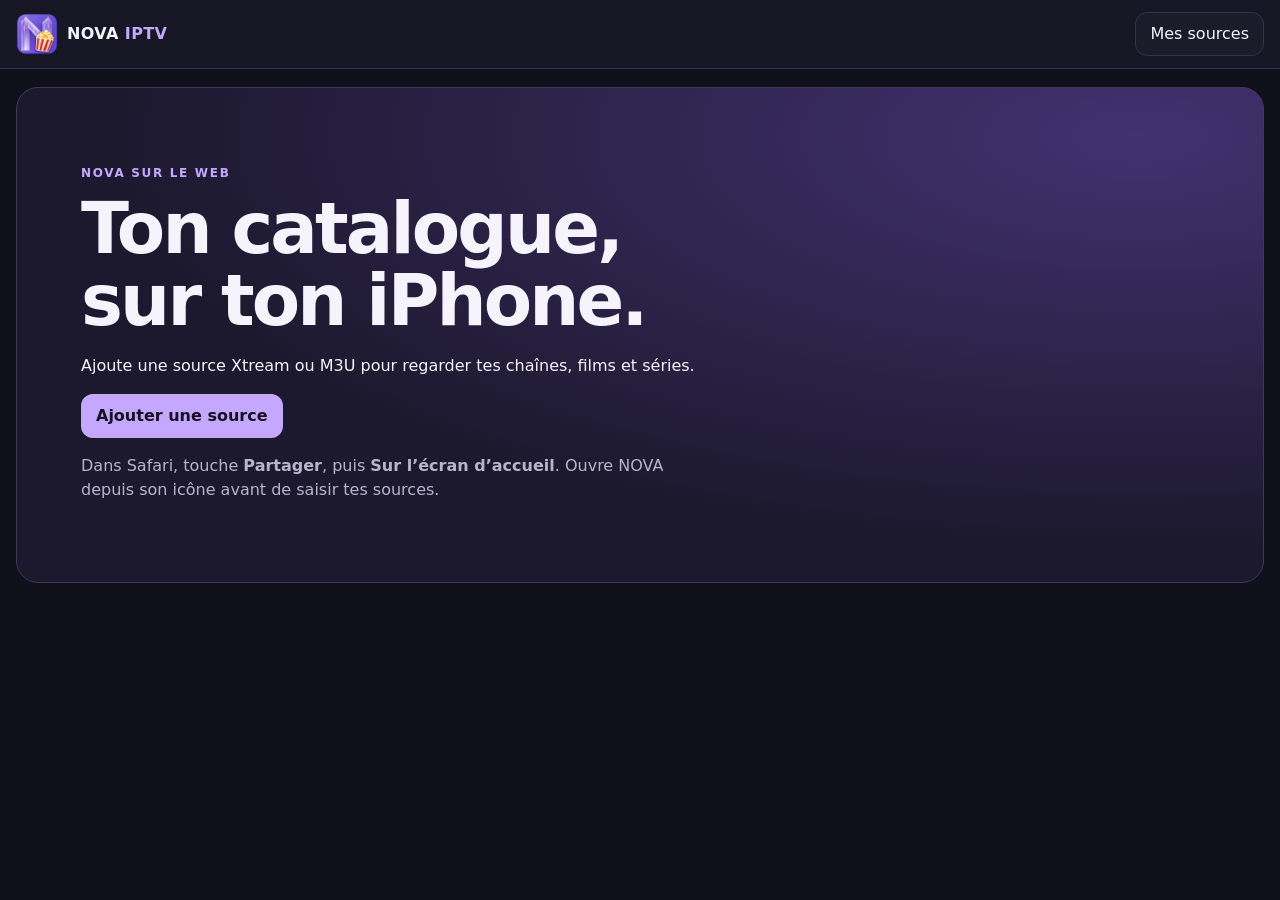
<file: docs/pwa/index.html>
<!doctype html>
<html lang="fr">
<head>
  <meta charset="utf-8">
  <meta name="viewport" content="width=device-width, initial-scale=1, viewport-fit=cover">
  <meta name="theme-color" content="#10101a">
  <meta name="referrer" content="no-referrer">
  <meta name="apple-mobile-web-app-capable" content="yes">
  <meta name="apple-mobile-web-app-status-bar-style" content="black-translucent">
  <meta http-equiv="Content-Security-Policy" content="default-src 'self'; connect-src 'self' https:; img-src 'self' https:; media-src https: blob:; worker-src 'self' blob:; object-src 'none'; base-uri 'self'; form-action 'none'">
  <title>NOVA IPTV</title>
  <link rel="manifest" href="./manifest.webmanifest">
  <link rel="apple-touch-icon" href="./icons/icon-180.png">
  <link rel="icon" href="./icons/icon-192.png">
  <link rel="stylesheet" href="./style.css">
  <script type="module" src="./app.js?v=5"></script>
</head>
<body>
  <header class="topbar">
    <a class="brand" href="./" aria-label="Accueil NOVA IPTV">
      <img src="./icons/icon-192.png" alt="">
      <span>NOVA<span class="brand-accent"> IPTV</span></span>
    </a>
    <button id="open-sources" class="button" disabled>Mes sources</button>
  </header>
  <main>
    <section id="welcome" class="welcome">
      <p class="kicker">NOVA SUR LE WEB</p>
      <h1>Ton catalogue,<br>sur ton iPhone.</h1>
      <p>Ajoute une source Xtream ou M3U pour regarder tes chaînes, films et séries.</p>
      <button id="add-first" class="button primary" disabled>Ajouter une source</button>
      <p id="install-hint" class="secondary">Dans Safari, touche <strong>Partager</strong>, puis <strong>Sur l’écran d’accueil</strong>. Ouvre NOVA depuis son icône avant de saisir tes sources.</p>
    </section>
    <section id="library" hidden>
      <nav aria-label="Catalogue" id="tabs" class="tabs">
        <button data-tab="live" class="selected" aria-pressed="true">Direct</button>
        <button data-tab="movie" aria-pressed="false">Films</button>
        <button data-tab="series" aria-pressed="false">Séries</button>
        <button data-tab="favorites" aria-pressed="false">Favoris</button>
        <button data-tab="resume" aria-pressed="false">Reprendre</button>
      </nav>
      <div class="toolbar">
        <input id="search" type="search" aria-label="Rechercher dans le catalogue" placeholder="Rechercher un titre">
        <select id="categories" aria-label="Catégorie"></select>
      </div>
      <div class="section-heading">
        <h1 id="section-title">En direct</h1>
        <span id="result-count" class="secondary"></span>
      </div>
      <p id="catalog-status" class="status" role="status"></p>
      <div id="cards" class="cards"></div>
      <button id="more" class="button more" hidden>Afficher plus</button>
    </section>
  </main>
  <dialog id="sources-dialog" aria-labelledby="sources-title">
    <div class="dialog-heading">
      <h2 id="sources-title">Mes sources</h2>
      <button class="close" data-close aria-label="Fermer">×</button>
    </div>
    <p class="secondary">Les sources et les identifiants sont enregistrés dans cette application sur cet appareil.</p>
    <div id="sources-list"></div>
    <form id="source-form">
      <h3 id="form-title">Ajouter une source</h3>
      <label>Nom<input id="source-name" maxlength="64" placeholder="Mon catalogue" required></label>
      <label>Type<select id="source-type">
        <option value="xtream">Xtream Codes</option>
        <option value="m3u">Lien de playlist M3U</option>
        <option value="hls">Lien de flux HLS (.m3u8)</option>
        <option value="file">Fichier M3U</option>
      </select></label>
      <label id="source-url-field">Adresse HTTPS<input id="source-url" type="url" inputmode="url" placeholder="https://…" autocapitalize="none" spellcheck="false"></label>
      <fieldset id="xtream-fields">
        <label>Nom d’utilisateur<input id="source-user" autocapitalize="none" autocomplete="off" spellcheck="false" maxlength="256"></label>
        <label>Mot de passe<input id="source-pass" type="password" autocomplete="off" maxlength="256"></label>
      </fieldset>
      <label id="source-file-field" hidden>Fichier M3U<input id="source-file" type="file" accept=".m3u,.m3u8,audio/x-mpegurl,application/vnd.apple.mpegurl"></label>
      <div class="form-actions">
        <button type="submit" class="button primary">Enregistrer</button>
        <button type="button" id="cancel-edit" class="button" hidden>Annuler la modification</button>
      </div>
      <p id="source-status" class="status" role="status"></p>
    </form>
  </dialog>
  <dialog id="details-dialog" aria-labelledby="details-title">
    <div class="dialog-heading">
      <h2 id="details-title"></h2>
      <button class="close" data-close aria-label="Fermer">×</button>
    </div>
    <p id="details-category" class="secondary"></p>
    <p id="details-summary" class="summary"></p>
    <div class="form-actions" id="details-actions"></div>
    <p id="details-status" class="status" role="status"></p>
    <div id="episodes"></div>
  </dialog>
  <dialog id="player-dialog" class="player-dialog" aria-labelledby="player-title">
    <div class="dialog-heading">
      <h2 id="player-title"></h2>
      <button class="close" data-close aria-label="Fermer la vidéo">×</button>
    </div>
    <video id="video" controls playsinline preload="metadata"></video>
    <p id="player-status" class="status" role="status"></p>
    <button id="retry-video" class="button" hidden>Relancer la lecture</button>
  </dialog>
</body>
</html>
</file>
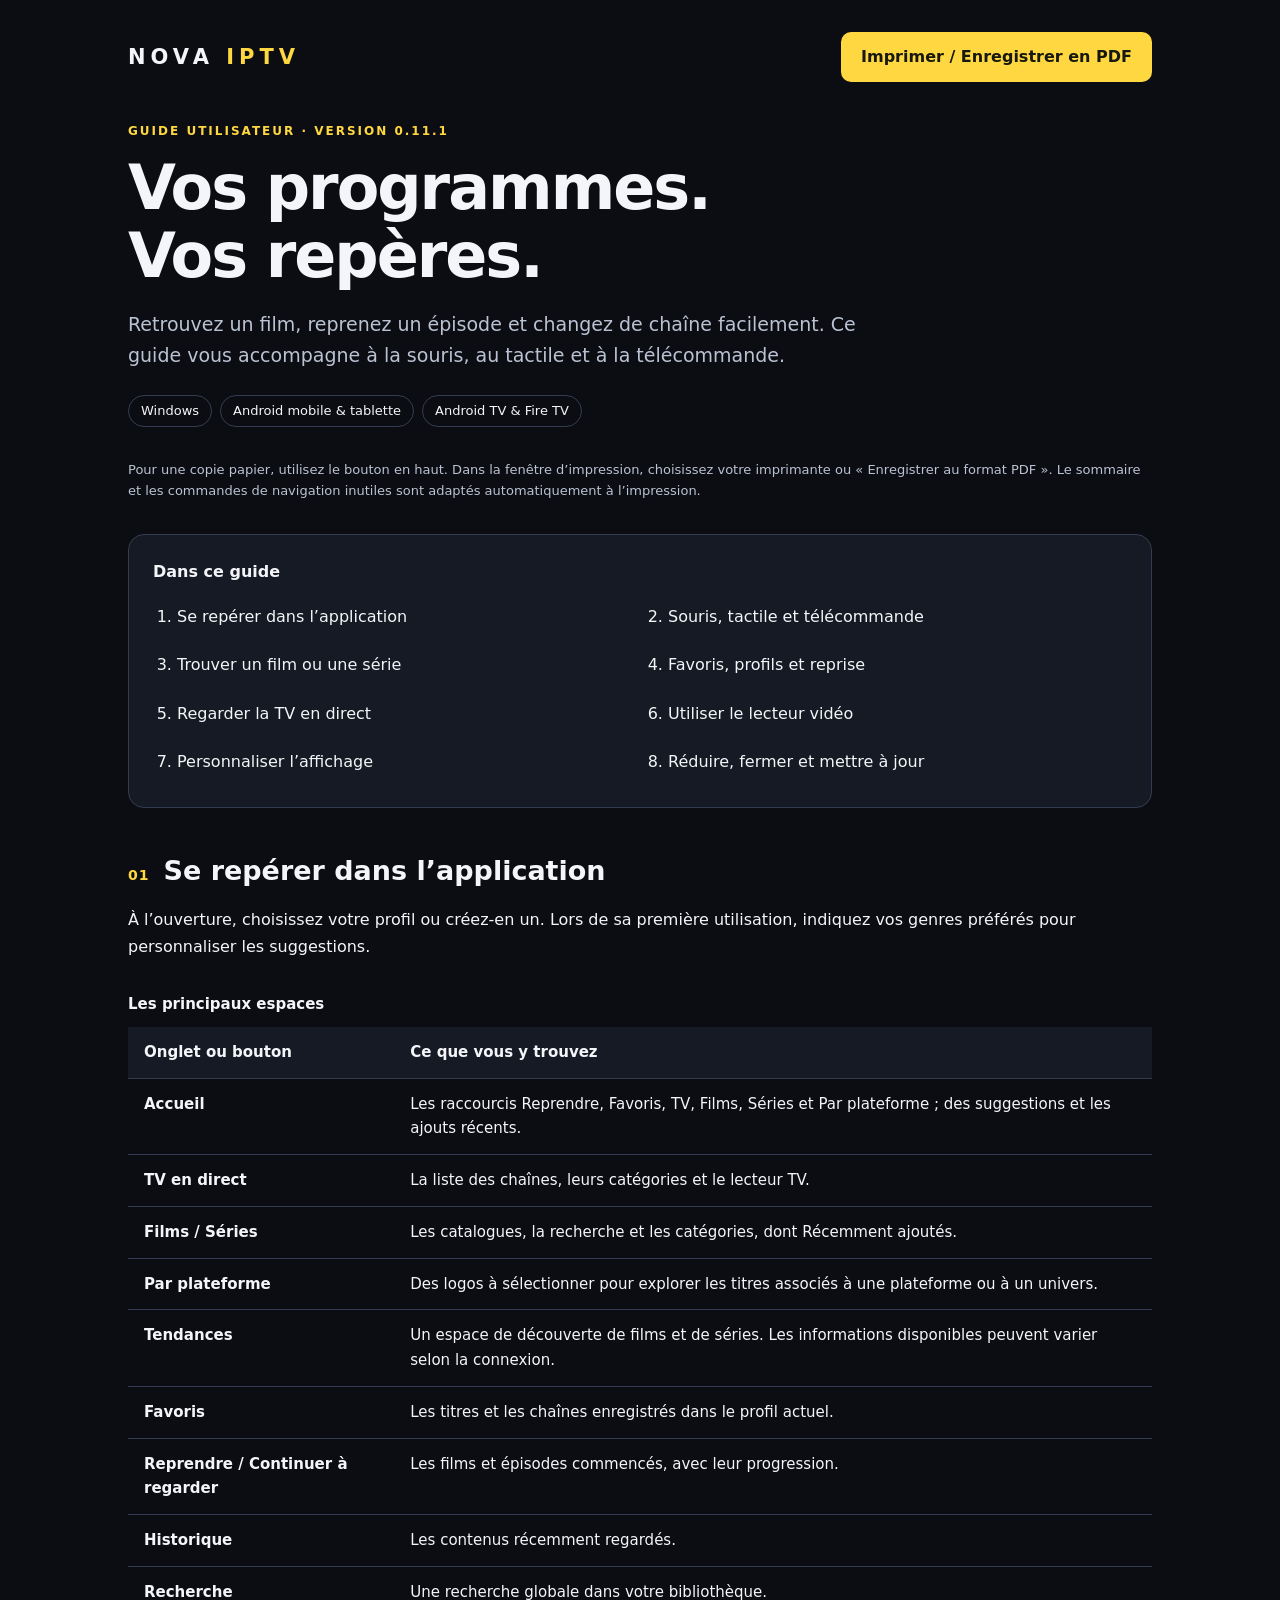
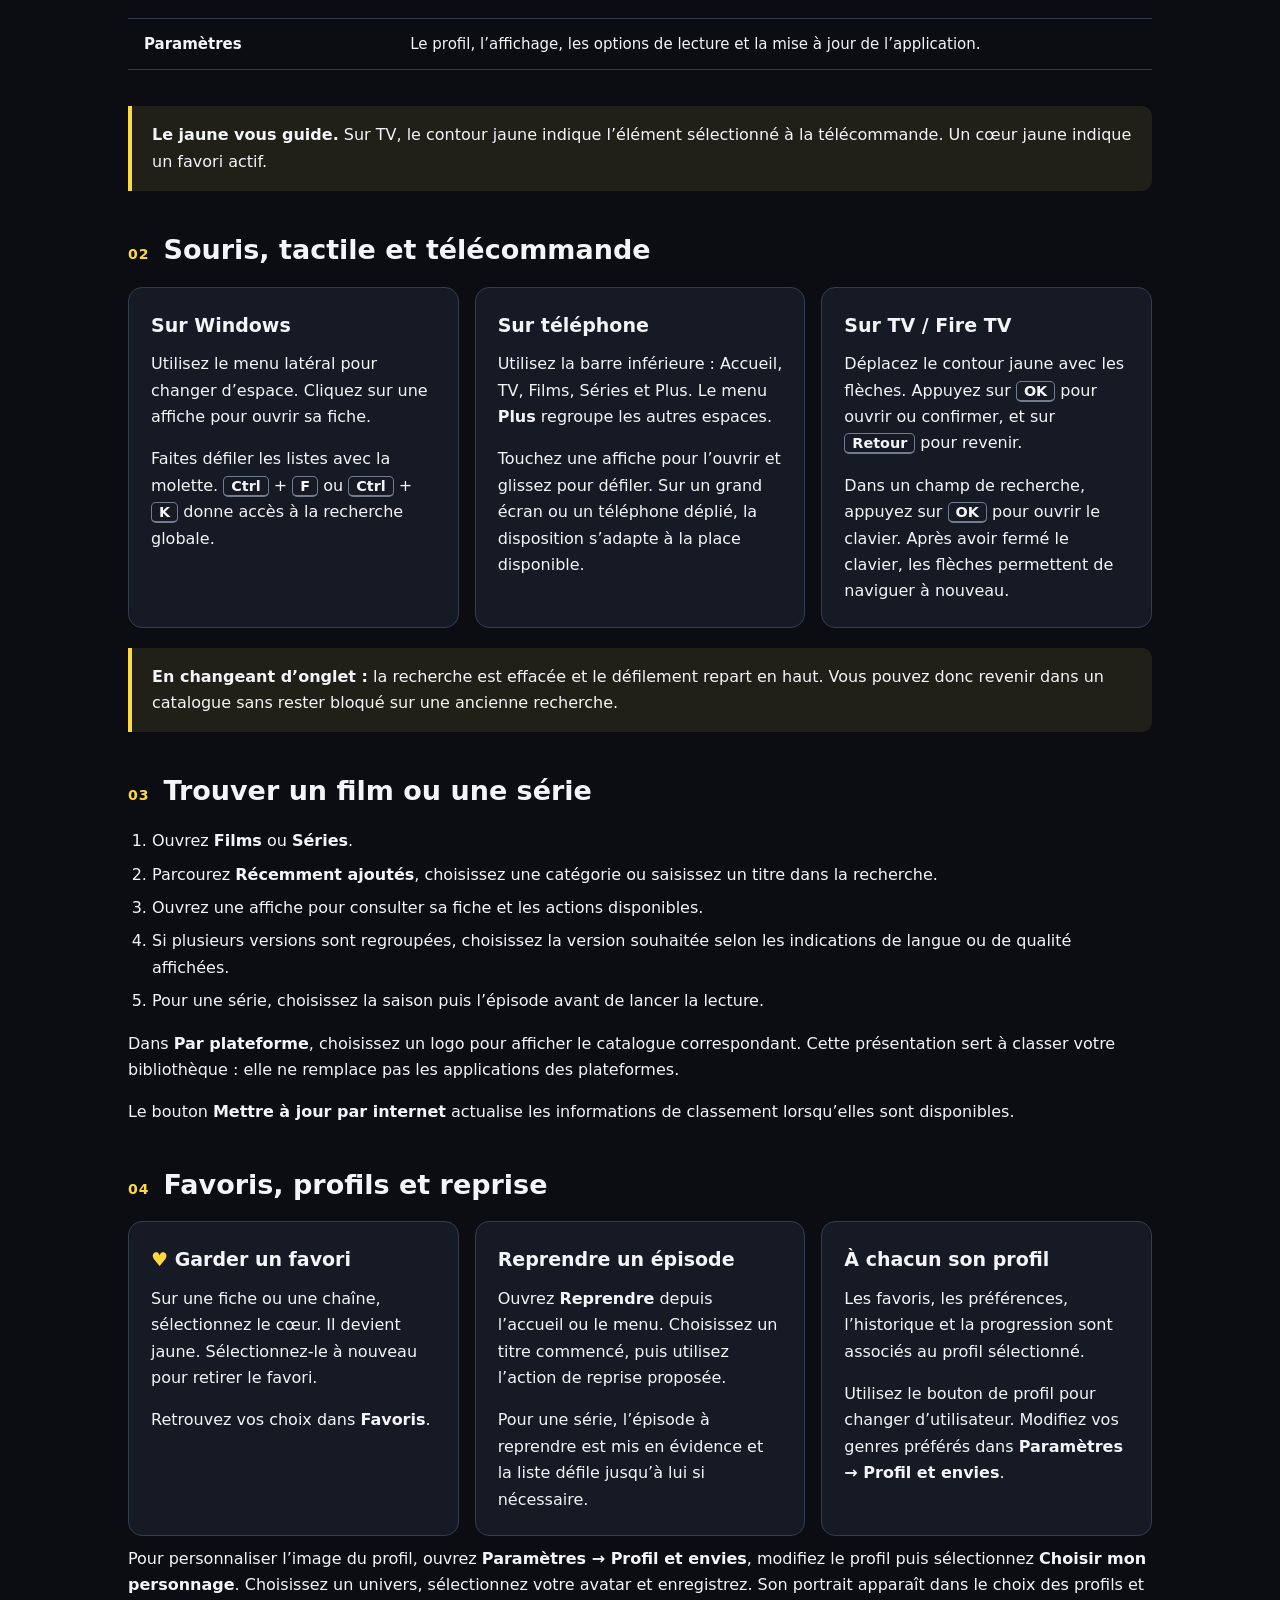
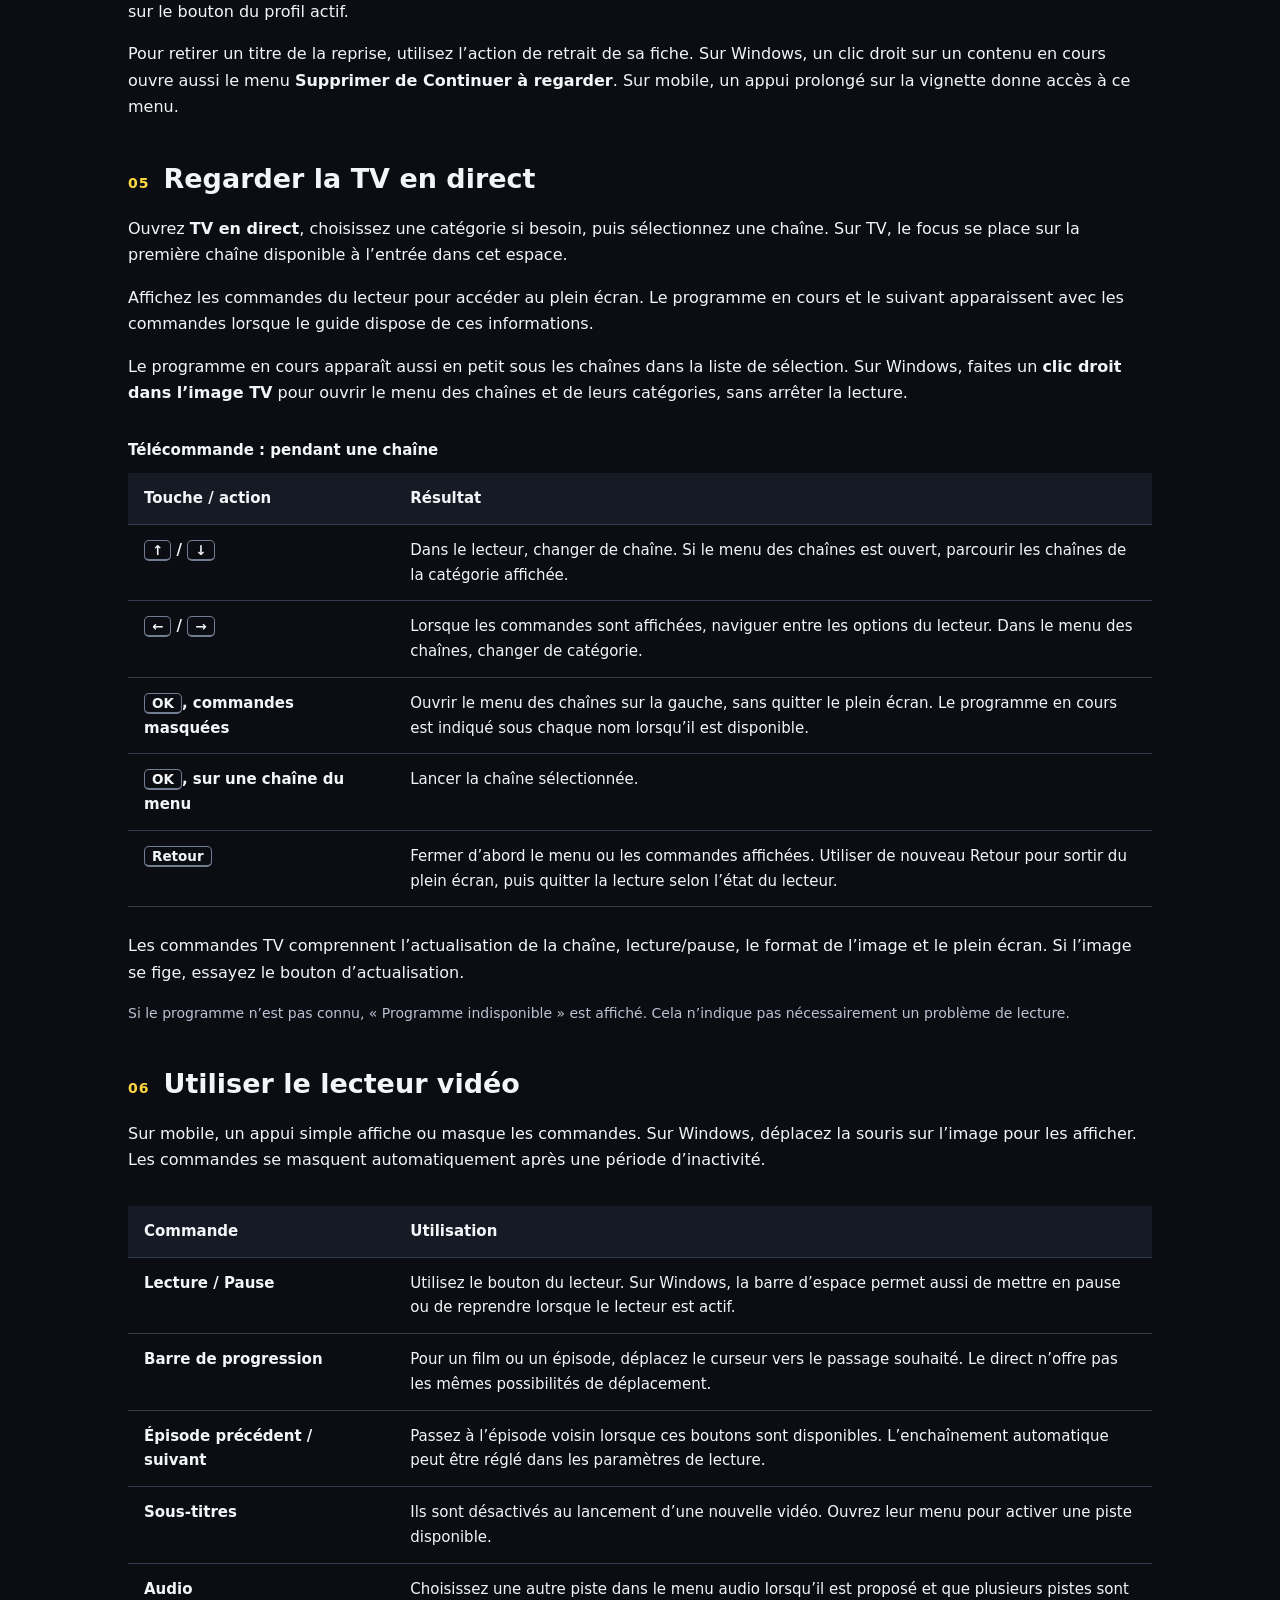
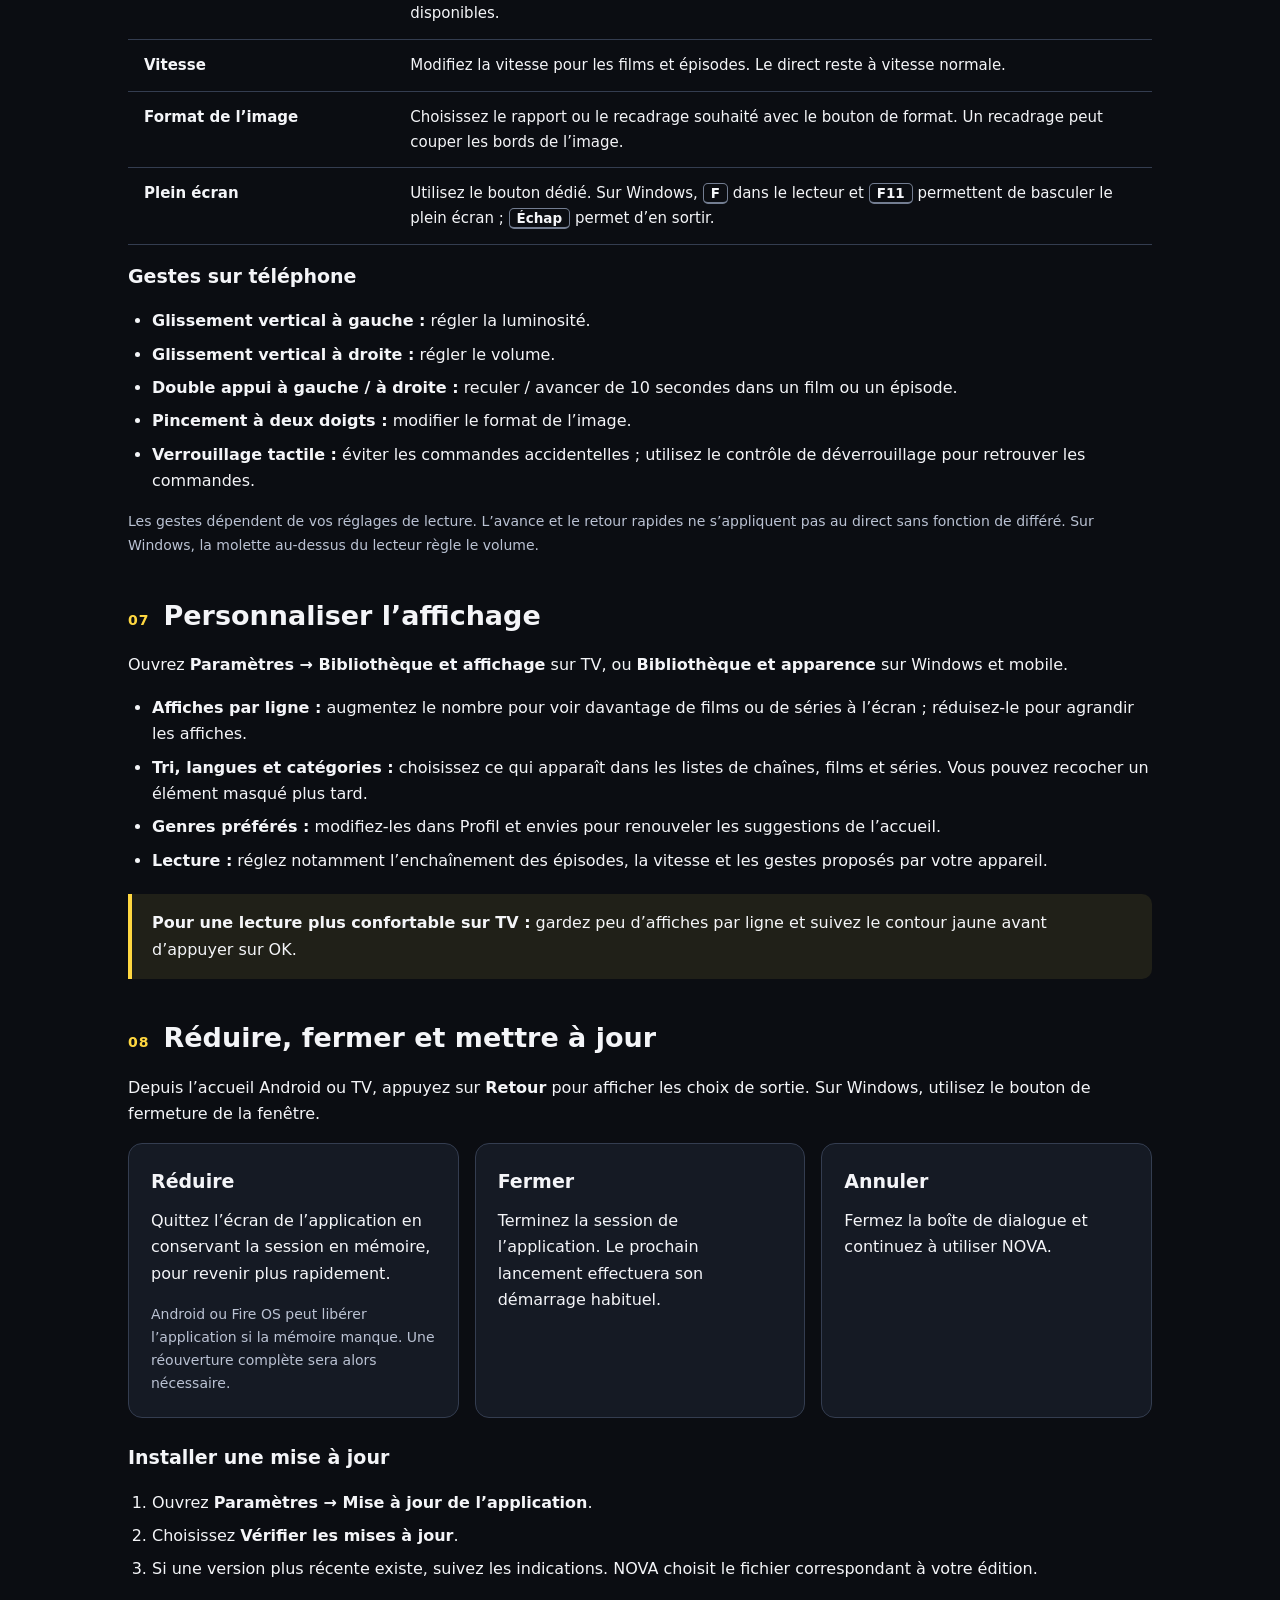
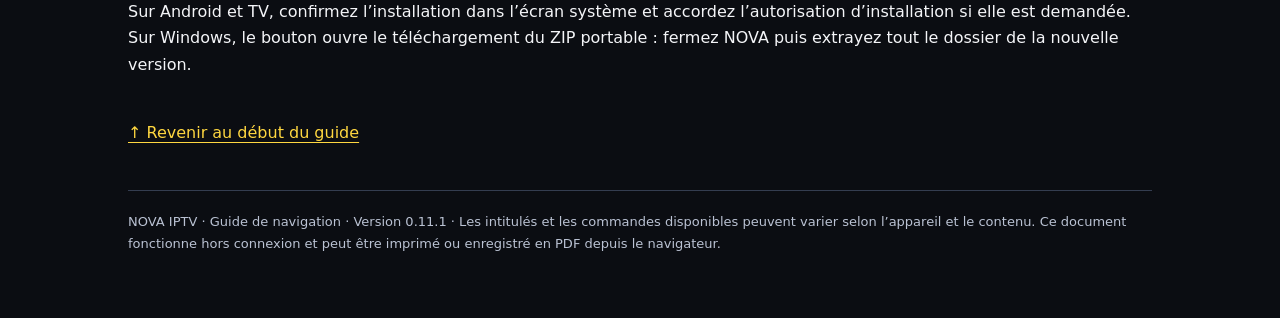
<file: docs/guide-utilisateur.html>
<!doctype html>
<html lang="fr">
<head>
  <meta charset="utf-8">
  <meta name="viewport" content="width=device-width, initial-scale=1">
  <meta name="description" content="Guide de navigation NOVA IPTV : Windows, Android mobile, Android TV et Fire TV. Version imprimable.">
  <title>NOVA IPTV — Guide de navigation</title>
  <style>
    :root { color-scheme: dark; --bg:#0b0d12; --panel:#151a24; --text:#f4f5f8; --muted:#bac2d3; --line:#343d50; --yellow:#ffd740; }
    * { box-sizing:border-box; }
    html { scroll-behavior:smooth; scroll-padding-top:24px; }
    body { margin:0; background:var(--bg); color:var(--text); font:16px/1.65 system-ui,-apple-system,"Segoe UI",sans-serif; }
    a { color:var(--yellow); text-underline-offset:4px; }
    a:focus-visible,button:focus-visible,summary:focus-visible { outline:3px solid var(--yellow); outline-offset:5px; }
    .wrap { max-width:1080px; margin:auto; padding:32px 28px 64px; }
    .toolbar { display:flex; align-items:center; justify-content:space-between; gap:20px; margin-bottom:40px; }
    .brand { font-size:21px; font-weight:850; letter-spacing:5px; }
    .brand span { color:var(--yellow); }
    button { border:0; border-radius:10px; padding:12px 20px; font:inherit; font-weight:750; color:#17180e; background:var(--yellow); cursor:pointer; }
    .eyebrow { color:var(--yellow); font-size:12px; font-weight:800; letter-spacing:2px; text-transform:uppercase; }
    h1 { margin:12px 0 18px; max-width:800px; font-size:clamp(36px,6vw,62px); line-height:1.1; letter-spacing:-2px; }
    .intro { max-width:740px; color:var(--muted); font-size:19px; }
    .tags { display:flex; flex-wrap:wrap; gap:8px; margin:24px 0 32px; }
    .tag { border:1px solid var(--line); padding:4px 12px; border-radius:30px; font-size:13px; }
    .toc { margin:32px 0 46px; padding:24px; background:var(--panel); border:1px solid var(--line); border-radius:16px; }
    .toc strong { display:block; margin-bottom:12px; }
    .toc ol { display:grid; grid-template-columns:1fr 1fr; gap:8px 32px; margin:0; padding-left:24px; }
    .toc a { color:var(--text); text-decoration:none; }
    .toc a:hover { color:var(--yellow); text-decoration:underline; }
    section { margin:42px 0; }
    h2 { display:flex; align-items:baseline; gap:14px; margin:0 0 20px; font-size:27px; line-height:1.25; }
    h2 .num { color:var(--yellow); font-size:14px; letter-spacing:1px; }
    h3 { margin:0 0 10px; font-size:19px; }
    p { margin:10px 0 16px; }
    ul,ol { padding-left:24px; }
    li { margin:7px 0; }
    .cards { display:grid; grid-template-columns:repeat(3,1fr); gap:16px; }
    .card { padding:22px; background:var(--panel); border:1px solid var(--line); border-radius:14px; }
    .card p:last-child,.card ul:last-child { margin-bottom:0; }
    .note { padding:16px 20px; margin:20px 0; border-left:4px solid var(--yellow); background:#202018; border-radius:0 10px 10px 0; }
    .small { color:var(--muted); font-size:14px; }
    .table-wrap { overflow-x:auto; }
    table { border-collapse:collapse; width:100%; margin:16px 0; font-size:15px; }
    caption { text-align:left; font-weight:700; margin-bottom:10px; }
    th,td { text-align:left; vertical-align:top; padding:13px 16px; border-bottom:1px solid var(--line); }
    th { background:var(--panel); font-weight:750; }
    td:first-child { width:26%; font-weight:650; }
    kbd { display:inline-block; padding:1px 7px; border:1px solid #737d91; border-bottom-width:2px; border-radius:5px; font:600 .9em system-ui,sans-serif; white-space:nowrap; }
    .remote { display:flex; justify-content:center; gap:9px; align-items:center; margin:16px 0; }
    .remote kbd { padding:8px 14px; }
    .yellow { color:var(--yellow); }
    footer { margin-top:44px; border-top:1px solid var(--line); padding-top:20px; color:var(--muted); font-size:13px; }
    .print-help { font-size:13px; color:var(--muted); }
    @media (max-width:700px) {
      .wrap { padding:22px 18px 40px; }
      .toolbar { align-items:flex-start; margin-bottom:28px; }
      .cards,.toc ol { grid-template-columns:1fr; }
      h2 { font-size:23px; }
      th,td { padding:10px; }
      td:first-child { width:34%; }
    }
    @media print {
      :root { color-scheme:light; --bg:#fff; --panel:#f4f5f7; --text:#111; --muted:#454545; --line:#ccc; --yellow:#111; }
      @page { size:A4; margin:16mm 14mm; }
      html { scroll-behavior:auto; }
      body { background:white; color:#111; font-size:10pt; line-height:1.45; }
      .wrap { max-width:none; padding:0; }
      .toolbar { margin:0 0 16pt; }
      .toolbar button,.print-help,.back-top { display:none !important; }
      .brand { font-size:15pt; }
      h1 { font-size:30pt; letter-spacing:-1px; margin:8pt 0 12pt; }
      .intro { font-size:12pt; }
      .tags { margin:12pt 0; }
      .tag { font-size:9pt; }
      .toc { padding:12pt; margin:16pt 0 22pt; }
      .toc ol { display:grid; grid-template-columns:1fr 1fr; }
      section { margin:22pt 0; }
      h2 { font-size:17pt; margin-bottom:10pt; break-after:avoid; }
      h3 { font-size:12pt; break-after:avoid; }
      h2 .num { font-size:10pt; }
      .cards { grid-template-columns:1fr; gap:10pt; }
      .card { padding:12pt; break-inside:avoid; }
      .note { background:#f4f4f4; border-left-color:#555; padding:9pt 12pt; break-inside:avoid; }
      .small { font-size:9pt; }
      .table-wrap { overflow:visible; }
      table { font-size:9.5pt; }
      thead { display:table-header-group; }
      tr { break-inside:avoid; }
      th,td { padding:7pt 9pt; }
      p { orphans:3; widows:3; }
      a { color:inherit; text-decoration:none; }
      footer { font-size:8pt; margin-top:20pt; }
    }
  </style>
</head>
<body id="debut">
  <main class="wrap">
    <div class="toolbar">
      <div class="brand" aria-label="NOVA IPTV">NOVA<span> IPTV</span></div>
      <button id="print-button" type="button" hidden>Imprimer / Enregistrer en PDF</button>
    </div>
    <header>
      <div class="eyebrow">Guide utilisateur · Version 0.11.1</div>
      <h1>Vos programmes.<br>Vos repères.</h1>
      <p class="intro">Retrouvez un film, reprenez un épisode et changez de chaîne facilement. Ce guide vous accompagne à la souris, au tactile et à la télécommande.</p>
      <div class="tags"><span class="tag">Windows</span><span class="tag">Android mobile &amp; tablette</span><span class="tag">Android TV &amp; Fire TV</span></div>
      <p class="print-help">Pour une copie papier, utilisez le bouton en haut. Dans la fenêtre d’impression, choisissez votre imprimante ou « Enregistrer au format PDF ». Le sommaire et les commandes de navigation inutiles sont adaptés automatiquement à l’impression.</p>
      <noscript><p>Pour imprimer, utilisez le menu de votre navigateur ou le raccourci Ctrl+P sur Windows.</p></noscript>
    </header>

    <nav class="toc" aria-label="Sommaire">
      <strong>Dans ce guide</strong>
      <ol>
        <li><a href="#reperes">Se repérer dans l’application</a></li>
        <li><a href="#commandes">Souris, tactile et télécommande</a></li>
        <li><a href="#catalogue">Trouver un film ou une série</a></li>
        <li><a href="#reprendre">Favoris, profils et reprise</a></li>
        <li><a href="#direct">Regarder la TV en direct</a></li>
        <li><a href="#lecteur">Utiliser le lecteur vidéo</a></li>
        <li><a href="#reglages">Personnaliser l’affichage</a></li>
        <li><a href="#quitter">Réduire, fermer et mettre à jour</a></li>
      </ol>
    </nav>

    <section id="reperes">
      <h2><span class="num">01</span> Se repérer dans l’application</h2>
      <p>À l’ouverture, choisissez votre profil ou créez-en un. Lors de sa première utilisation, indiquez vos genres préférés pour personnaliser les suggestions.</p>
      <div class="table-wrap"><table>
        <caption>Les principaux espaces</caption>
        <thead><tr><th scope="col">Onglet ou bouton</th><th scope="col">Ce que vous y trouvez</th></tr></thead>
        <tbody>
          <tr><td>Accueil</td><td>Les raccourcis Reprendre, Favoris, TV, Films, Séries et Par plateforme ; des suggestions et les ajouts récents.</td></tr>
          <tr><td>TV en direct</td><td>La liste des chaînes, leurs catégories et le lecteur TV.</td></tr>
          <tr><td>Films / Séries</td><td>Les catalogues, la recherche et les catégories, dont Récemment ajoutés.</td></tr>
          <tr><td>Par plateforme</td><td>Des logos à sélectionner pour explorer les titres associés à une plateforme ou à un univers.</td></tr>
          <tr><td>Tendances</td><td>Un espace de découverte de films et de séries. Les informations disponibles peuvent varier selon la connexion.</td></tr>
          <tr><td>Favoris</td><td>Les titres et les chaînes enregistrés dans le profil actuel.</td></tr>
          <tr><td>Reprendre / Continuer à regarder</td><td>Les films et épisodes commencés, avec leur progression.</td></tr>
          <tr><td>Historique</td><td>Les contenus récemment regardés.</td></tr>
          <tr><td>Recherche</td><td>Une recherche globale dans votre bibliothèque.</td></tr>
          <tr><td>Paramètres</td><td>Le profil, l’affichage, les options de lecture et la mise à jour de l’application.</td></tr>
        </tbody>
      </table></div>
      <div class="note"><strong>Le jaune vous guide.</strong> Sur TV, le contour jaune indique l’élément sélectionné à la télécommande. Un cœur jaune indique un favori actif.</div>
    </section>

    <section id="commandes">
      <h2><span class="num">02</span> Souris, tactile et télécommande</h2>
      <div class="cards">
        <article class="card"><h3>Sur Windows</h3><p>Utilisez le menu latéral pour changer d’espace. Cliquez sur une affiche pour ouvrir sa fiche.</p><p>Faites défiler les listes avec la molette. <kbd>Ctrl</kbd> + <kbd>F</kbd> ou <kbd>Ctrl</kbd> + <kbd>K</kbd> donne accès à la recherche globale.</p></article>
        <article class="card"><h3>Sur téléphone</h3><p>Utilisez la barre inférieure : Accueil, TV, Films, Séries et Plus. Le menu <strong>Plus</strong> regroupe les autres espaces.</p><p>Touchez une affiche pour l’ouvrir et glissez pour défiler. Sur un grand écran ou un téléphone déplié, la disposition s’adapte à la place disponible.</p></article>
        <article class="card"><h3>Sur TV / Fire TV</h3><p>Déplacez le contour jaune avec les flèches. Appuyez sur <kbd>OK</kbd> pour ouvrir ou confirmer, et sur <kbd>Retour</kbd> pour revenir.</p><p>Dans un champ de recherche, appuyez sur <kbd>OK</kbd> pour ouvrir le clavier. Après avoir fermé le clavier, les flèches permettent de naviguer à nouveau.</p></article>
      </div>
      <div class="note"><strong>En changeant d’onglet :</strong> la recherche est effacée et le défilement repart en haut. Vous pouvez donc revenir dans un catalogue sans rester bloqué sur une ancienne recherche.</div>
    </section>

    <section id="catalogue">
      <h2><span class="num">03</span> Trouver un film ou une série</h2>
      <ol>
        <li>Ouvrez <strong>Films</strong> ou <strong>Séries</strong>.</li>
        <li>Parcourez <strong>Récemment ajoutés</strong>, choisissez une catégorie ou saisissez un titre dans la recherche.</li>
        <li>Ouvrez une affiche pour consulter sa fiche et les actions disponibles.</li>
        <li>Si plusieurs versions sont regroupées, choisissez la version souhaitée selon les indications de langue ou de qualité affichées.</li>
        <li>Pour une série, choisissez la saison puis l’épisode avant de lancer la lecture.</li>
      </ol>
      <p>Dans <strong>Par plateforme</strong>, choisissez un logo pour afficher le catalogue correspondant. Cette présentation sert à classer votre bibliothèque : elle ne remplace pas les applications des plateformes.</p>
      <p>Le bouton <strong>Mettre à jour par internet</strong> actualise les informations de classement lorsqu’elles sont disponibles.</p>
    </section>

    <section id="reprendre">
      <h2><span class="num">04</span> Favoris, profils et reprise</h2>
      <div class="cards">
        <article class="card"><h3><span class="yellow" aria-hidden="true">♥</span> Garder un favori</h3><p>Sur une fiche ou une chaîne, sélectionnez le cœur. Il devient jaune. Sélectionnez-le à nouveau pour retirer le favori.</p><p>Retrouvez vos choix dans <strong>Favoris</strong>.</p></article>
        <article class="card"><h3>Reprendre un épisode</h3><p>Ouvrez <strong>Reprendre</strong> depuis l’accueil ou le menu. Choisissez un titre commencé, puis utilisez l’action de reprise proposée.</p><p>Pour une série, l’épisode à reprendre est mis en évidence et la liste défile jusqu’à lui si nécessaire.</p></article>
        <article class="card"><h3>À chacun son profil</h3><p>Les favoris, les préférences, l’historique et la progression sont associés au profil sélectionné.</p><p>Utilisez le bouton de profil pour changer d’utilisateur. Modifiez vos genres préférés dans <strong>Paramètres → Profil et envies</strong>.</p></article>
      </div>
      <p>Pour personnaliser l’image du profil, ouvrez <strong>Paramètres → Profil et envies</strong>, modifiez le profil puis sélectionnez <strong>Choisir mon personnage</strong>. Choisissez un univers, sélectionnez votre avatar et enregistrez. Son portrait apparaît dans le choix des profils et sur le bouton du profil actif.</p>
      <p>Pour retirer un titre de la reprise, utilisez l’action de retrait de sa fiche. Sur Windows, un clic droit sur un contenu en cours ouvre aussi le menu <strong>Supprimer de Continuer à regarder</strong>. Sur mobile, un appui prolongé sur la vignette donne accès à ce menu.</p>
    </section>

    <section id="direct">
      <h2><span class="num">05</span> Regarder la TV en direct</h2>
      <p>Ouvrez <strong>TV en direct</strong>, choisissez une catégorie si besoin, puis sélectionnez une chaîne. Sur TV, le focus se place sur la première chaîne disponible à l’entrée dans cet espace.</p>
      <p>Affichez les commandes du lecteur pour accéder au plein écran. Le programme en cours et le suivant apparaissent avec les commandes lorsque le guide dispose de ces informations.</p>
      <p>Le programme en cours apparaît aussi en petit sous les chaînes dans la liste de sélection. Sur Windows, faites un <strong>clic droit dans l’image TV</strong> pour ouvrir le menu des chaînes et de leurs catégories, sans arrêter la lecture.</p>
      <div class="table-wrap"><table>
        <caption>Télécommande : pendant une chaîne</caption>
        <thead><tr><th scope="col">Touche / action</th><th scope="col">Résultat</th></tr></thead>
        <tbody>
          <tr><td><kbd>↑</kbd> / <kbd>↓</kbd></td><td>Dans le lecteur, changer de chaîne. Si le menu des chaînes est ouvert, parcourir les chaînes de la catégorie affichée.</td></tr>
          <tr><td><kbd>←</kbd> / <kbd>→</kbd></td><td>Lorsque les commandes sont affichées, naviguer entre les options du lecteur. Dans le menu des chaînes, changer de catégorie.</td></tr>
          <tr><td><kbd>OK</kbd>, commandes masquées</td><td>Ouvrir le menu des chaînes sur la gauche, sans quitter le plein écran. Le programme en cours est indiqué sous chaque nom lorsqu’il est disponible.</td></tr>
          <tr><td><kbd>OK</kbd>, sur une chaîne du menu</td><td>Lancer la chaîne sélectionnée.</td></tr>
          <tr><td><kbd>Retour</kbd></td><td>Fermer d’abord le menu ou les commandes affichées. Utiliser de nouveau Retour pour sortir du plein écran, puis quitter la lecture selon l’état du lecteur.</td></tr>
        </tbody>
      </table></div>
      <p>Les commandes TV comprennent l’actualisation de la chaîne, lecture/pause, le format de l’image et le plein écran. Si l’image se fige, essayez le bouton d’actualisation.</p>
      <p class="small">Si le programme n’est pas connu, « Programme indisponible » est affiché. Cela n’indique pas nécessairement un problème de lecture.</p>
    </section>

    <section id="lecteur">
      <h2><span class="num">06</span> Utiliser le lecteur vidéo</h2>
      <p>Sur mobile, un appui simple affiche ou masque les commandes. Sur Windows, déplacez la souris sur l’image pour les afficher. Les commandes se masquent automatiquement après une période d’inactivité.</p>
      <div class="table-wrap"><table>
        <thead><tr><th scope="col">Commande</th><th scope="col">Utilisation</th></tr></thead>
        <tbody>
          <tr><td>Lecture / Pause</td><td>Utilisez le bouton du lecteur. Sur Windows, la barre d’espace permet aussi de mettre en pause ou de reprendre lorsque le lecteur est actif.</td></tr>
          <tr><td>Barre de progression</td><td>Pour un film ou un épisode, déplacez le curseur vers le passage souhaité. Le direct n’offre pas les mêmes possibilités de déplacement.</td></tr>
          <tr><td>Épisode précédent / suivant</td><td>Passez à l’épisode voisin lorsque ces boutons sont disponibles. L’enchaînement automatique peut être réglé dans les paramètres de lecture.</td></tr>
          <tr><td>Sous-titres</td><td>Ils sont désactivés au lancement d’une nouvelle vidéo. Ouvrez leur menu pour activer une piste disponible.</td></tr>
          <tr><td>Audio</td><td>Choisissez une autre piste dans le menu audio lorsqu’il est proposé et que plusieurs pistes sont disponibles.</td></tr>
          <tr><td>Vitesse</td><td>Modifiez la vitesse pour les films et épisodes. Le direct reste à vitesse normale.</td></tr>
          <tr><td>Format de l’image</td><td>Choisissez le rapport ou le recadrage souhaité avec le bouton de format. Un recadrage peut couper les bords de l’image.</td></tr>
          <tr><td>Plein écran</td><td>Utilisez le bouton dédié. Sur Windows, <kbd>F</kbd> dans le lecteur et <kbd>F11</kbd> permettent de basculer le plein écran ; <kbd>Échap</kbd> permet d’en sortir.</td></tr>
        </tbody>
      </table></div>
      <h3>Gestes sur téléphone</h3>
      <ul>
        <li><strong>Glissement vertical à gauche :</strong> régler la luminosité.</li>
        <li><strong>Glissement vertical à droite :</strong> régler le volume.</li>
        <li><strong>Double appui à gauche / à droite :</strong> reculer / avancer de 10 secondes dans un film ou un épisode.</li>
        <li><strong>Pincement à deux doigts :</strong> modifier le format de l’image.</li>
        <li><strong>Verrouillage tactile :</strong> éviter les commandes accidentelles ; utilisez le contrôle de déverrouillage pour retrouver les commandes.</li>
      </ul>
      <p class="small">Les gestes dépendent de vos réglages de lecture. L’avance et le retour rapides ne s’appliquent pas au direct sans fonction de différé. Sur Windows, la molette au-dessus du lecteur règle le volume.</p>
    </section>

    <section id="reglages">
      <h2><span class="num">07</span> Personnaliser l’affichage</h2>
      <p>Ouvrez <strong>Paramètres → Bibliothèque et affichage</strong> sur TV, ou <strong>Bibliothèque et apparence</strong> sur Windows et mobile.</p>
      <ul>
        <li><strong>Affiches par ligne :</strong> augmentez le nombre pour voir davantage de films ou de séries à l’écran ; réduisez-le pour agrandir les affiches.</li>
        <li><strong>Tri, langues et catégories :</strong> choisissez ce qui apparaît dans les listes de chaînes, films et séries. Vous pouvez recocher un élément masqué plus tard.</li>
        <li><strong>Genres préférés :</strong> modifiez-les dans Profil et envies pour renouveler les suggestions de l’accueil.</li>
        <li><strong>Lecture :</strong> réglez notamment l’enchaînement des épisodes, la vitesse et les gestes proposés par votre appareil.</li>
      </ul>
      <div class="note"><strong>Pour une lecture plus confortable sur TV :</strong> gardez peu d’affiches par ligne et suivez le contour jaune avant d’appuyer sur OK.</div>
    </section>

    <section id="quitter">
      <h2><span class="num">08</span> Réduire, fermer et mettre à jour</h2>
      <p>Depuis l’accueil Android ou TV, appuyez sur <strong>Retour</strong> pour afficher les choix de sortie. Sur Windows, utilisez le bouton de fermeture de la fenêtre.</p>
      <div class="cards">
        <article class="card"><h3>Réduire</h3><p>Quittez l’écran de l’application en conservant la session en mémoire, pour revenir plus rapidement.</p><p class="small">Android ou Fire OS peut libérer l’application si la mémoire manque. Une réouverture complète sera alors nécessaire.</p></article>
        <article class="card"><h3>Fermer</h3><p>Terminez la session de l’application. Le prochain lancement effectuera son démarrage habituel.</p></article>
        <article class="card"><h3>Annuler</h3><p>Fermez la boîte de dialogue et continuez à utiliser NOVA.</p></article>
      </div>
      <h3 style="margin-top:24px">Installer une mise à jour</h3>
      <ol>
        <li>Ouvrez <strong>Paramètres → Mise à jour de l’application</strong>.</li>
        <li>Choisissez <strong>Vérifier les mises à jour</strong>.</li>
        <li>Si une version plus récente existe, suivez les indications. NOVA choisit le fichier correspondant à votre édition.</li>
      </ol>
      <p>Sur Android et TV, confirmez l’installation dans l’écran système et accordez l’autorisation d’installation si elle est demandée. Sur Windows, le bouton ouvre le téléchargement du ZIP portable : fermez NOVA puis extrayez tout le dossier de la nouvelle version.</p>
    </section>

    <p class="back-top"><a href="#debut">↑ Revenir au début du guide</a></p>
    <footer>NOVA IPTV · Guide de navigation · Version 0.11.1 · Les intitulés et les commandes disponibles peuvent varier selon l’appareil et le contenu. Ce document fonctionne hors connexion et peut être imprimé ou enregistré en PDF depuis le navigateur.</footer>
  </main>
  <script>
    const printButton = document.getElementById('print-button');
    printButton.hidden = false;
    printButton.addEventListener('click', () => window.print());
  </script>
</body>
</html>
</file>
<file: docs/pwa/style.css>
:root {
  color-scheme: dark;
  font: 16px/1.5 system-ui, -apple-system, sans-serif;
  background: #10101a;
  color: #f5f3fb;
  --surface: #1b1b29;
  --line: #343247;
  --muted: #b9b4cc;
  --accent: #c4a8ff;
}
* { box-sizing: border-box; }
[hidden] { display: none !important; }
body { margin: 0; min-width: 0; }
button, input, select { font: inherit; }
button { cursor: pointer; }
button:disabled { cursor: wait; opacity: .7; }
button:focus-visible, input:focus-visible, select:focus-visible, a:focus-visible {
  outline: 3px solid #ffe16a;
  outline-offset: 3px;
}
.topbar {
  display: flex;
  align-items: center;
  justify-content: space-between;
  gap: 12px;
  padding: calc(12px + env(safe-area-inset-top)) max(16px, env(safe-area-inset-right)) 12px max(16px, env(safe-area-inset-left));
  background: #171625;
  border-bottom: 1px solid var(--line);
}
.brand { display: flex; align-items: center; gap: 9px; color: inherit; text-decoration: none; font-weight: 850; letter-spacing: .025em; }
.brand img { width: 42px; height: 42px; border-radius: 10px; }
.brand-accent, .kicker { color: var(--accent); }
.button, .tabs button, .close {
  min-height: 44px;
  border: 1px solid var(--line);
  border-radius: 12px;
  padding: 8px 14px;
  background: var(--surface);
  color: inherit;
}
.primary { color: #161022; background: var(--accent); border-color: transparent; font-weight: 720; }
main {
  max-width: 1440px;
  margin: auto;
  padding: 18px max(16px, env(safe-area-inset-right)) calc(24px + env(safe-area-inset-bottom)) max(16px, env(safe-area-inset-left));
}
.welcome {
  min-height: min(54vh, 490px);
  display: flex;
  align-items: flex-start;
  justify-content: center;
  flex-direction: column;
  padding: clamp(22px, 5vw, 68px);
  background: radial-gradient(ellipse at 90% 10%, #433170, transparent 65%), #1c192e;
  border: 1px solid #40375a;
  border-radius: 22px;
}
.welcome h1 { font-size: clamp(2rem, 7vw, 4.4rem); line-height: 1.02; letter-spacing: -.04em; margin: 0; }
.welcome p { max-width: 40rem; }
.kicker { font-size: .75rem; font-weight: 750; letter-spacing: .14em; }
.secondary { color: var(--muted); }
.tabs {
  display: flex;
  gap: 8px;
  overflow-x: auto;
  padding: 4px 3px 10px;
  scrollbar-width: thin;
}
.tabs button { white-space: nowrap; }
.tabs .selected { color: #161022; background: var(--accent); border-color: transparent; font-weight: 720; }
.toolbar { display: grid; grid-template-columns: minmax(0, 2fr) minmax(0, 1fr); gap: 8px; margin-top: 10px; }
input, select {
  width: 100%;
  min-width: 0;
  min-height: 44px;
  border: 1px solid var(--line);
  border-radius: 10px;
  padding: 8px 10px;
  background: #12121e;
  color: inherit;
}
.section-heading { display: flex; align-items: baseline; justify-content: space-between; gap: 10px; margin-top: 18px; }
.section-heading h1 { font-size: 1.5rem; margin: 0; }
.cards { display: grid; grid-template-columns: repeat(auto-fill, minmax(min(140px, 100%), 1fr)); gap: 12px; }
.cards.channels { grid-template-columns: repeat(auto-fill, minmax(min(220px, 100%), 1fr)); }
.card {
  background: var(--surface);
  color: inherit;
  border: 1px solid var(--line);
  border-radius: 14px;
  padding: 0;
  overflow: hidden;
  text-align: left;
  min-width: 0;
}
.artwork { display: grid; place-items: center; aspect-ratio: 2/3; background: linear-gradient(150deg, #2c233e, #151726); color: #cfb3ff; font-size: 2rem; font-weight: 850; position: relative; }
.artwork img { position: absolute; inset: 0; width: 100%; height: 100%; object-fit: cover; }
.channels .artwork { aspect-ratio: 16/7; }
.channels .artwork img { object-fit: contain; padding: 8px; }
.card-meta { display: grid; gap: 4px; padding: 8px 10px 10px; }
.card-meta > span { overflow: hidden; text-overflow: ellipsis; white-space: nowrap; }
.card-title { font-weight: 700; }
.category { font-size: .8rem; color: var(--muted); }
.more { margin: 18px auto 0; display: block; }
.status { color: #ddd2f4; margin: 8px 0; }
.status:empty { display: none; }
dialog {
  width: min(92vw, 680px);
  max-height: 88vh;
  max-height: 88dvh;
  border: 1px solid var(--line);
  border-radius: 18px;
  background: #1a1929;
  color: inherit;
  padding: 16px;
}
dialog::backdrop { background: #07060cc9; }
.dialog-heading { display: flex; align-items: center; justify-content: space-between; gap: 10px; }
.dialog-heading h2 { margin: 0; font-size: clamp(1.15rem, 4vw, 1.65rem); overflow-wrap: anywhere; }
.close { min-width: 44px; padding: 0; font-size: 1.5rem; }
form, fieldset, label { display: grid; gap: 6px; }
form { gap: 11px; }
fieldset { margin: 0; padding: 0; border: 0; gap: 11px; }
.form-actions { display: flex; flex-wrap: wrap; gap: 8px; }
.source-row, .episode { display: flex; flex-wrap: wrap; align-items: center; justify-content: space-between; gap: 8px; border: 1px solid var(--line); padding: 9px; margin: 8px 0; border-radius: 10px; overflow-wrap: anywhere; }
.summary { white-space: pre-line; overflow-wrap: anywhere; }
#episodes select { margin-top: 12px; }
.player-dialog { width: min(96vw, 1024px); }
video { display: block; width: 100%; aspect-ratio: 16/9; background: black; margin: 12px 0 0; max-height: 65vh; }
@media (max-width: 340px) {
  .cards:not(.channels) { grid-template-columns: repeat(2, minmax(0, 1fr)); }
  .toolbar { grid-template-columns: 1fr; }
}
@media (min-width: 700px) {
  .cards { grid-template-columns: repeat(auto-fill, minmax(156px, 1fr)); }
  .toolbar { max-width: 640px; }
}
</file>
